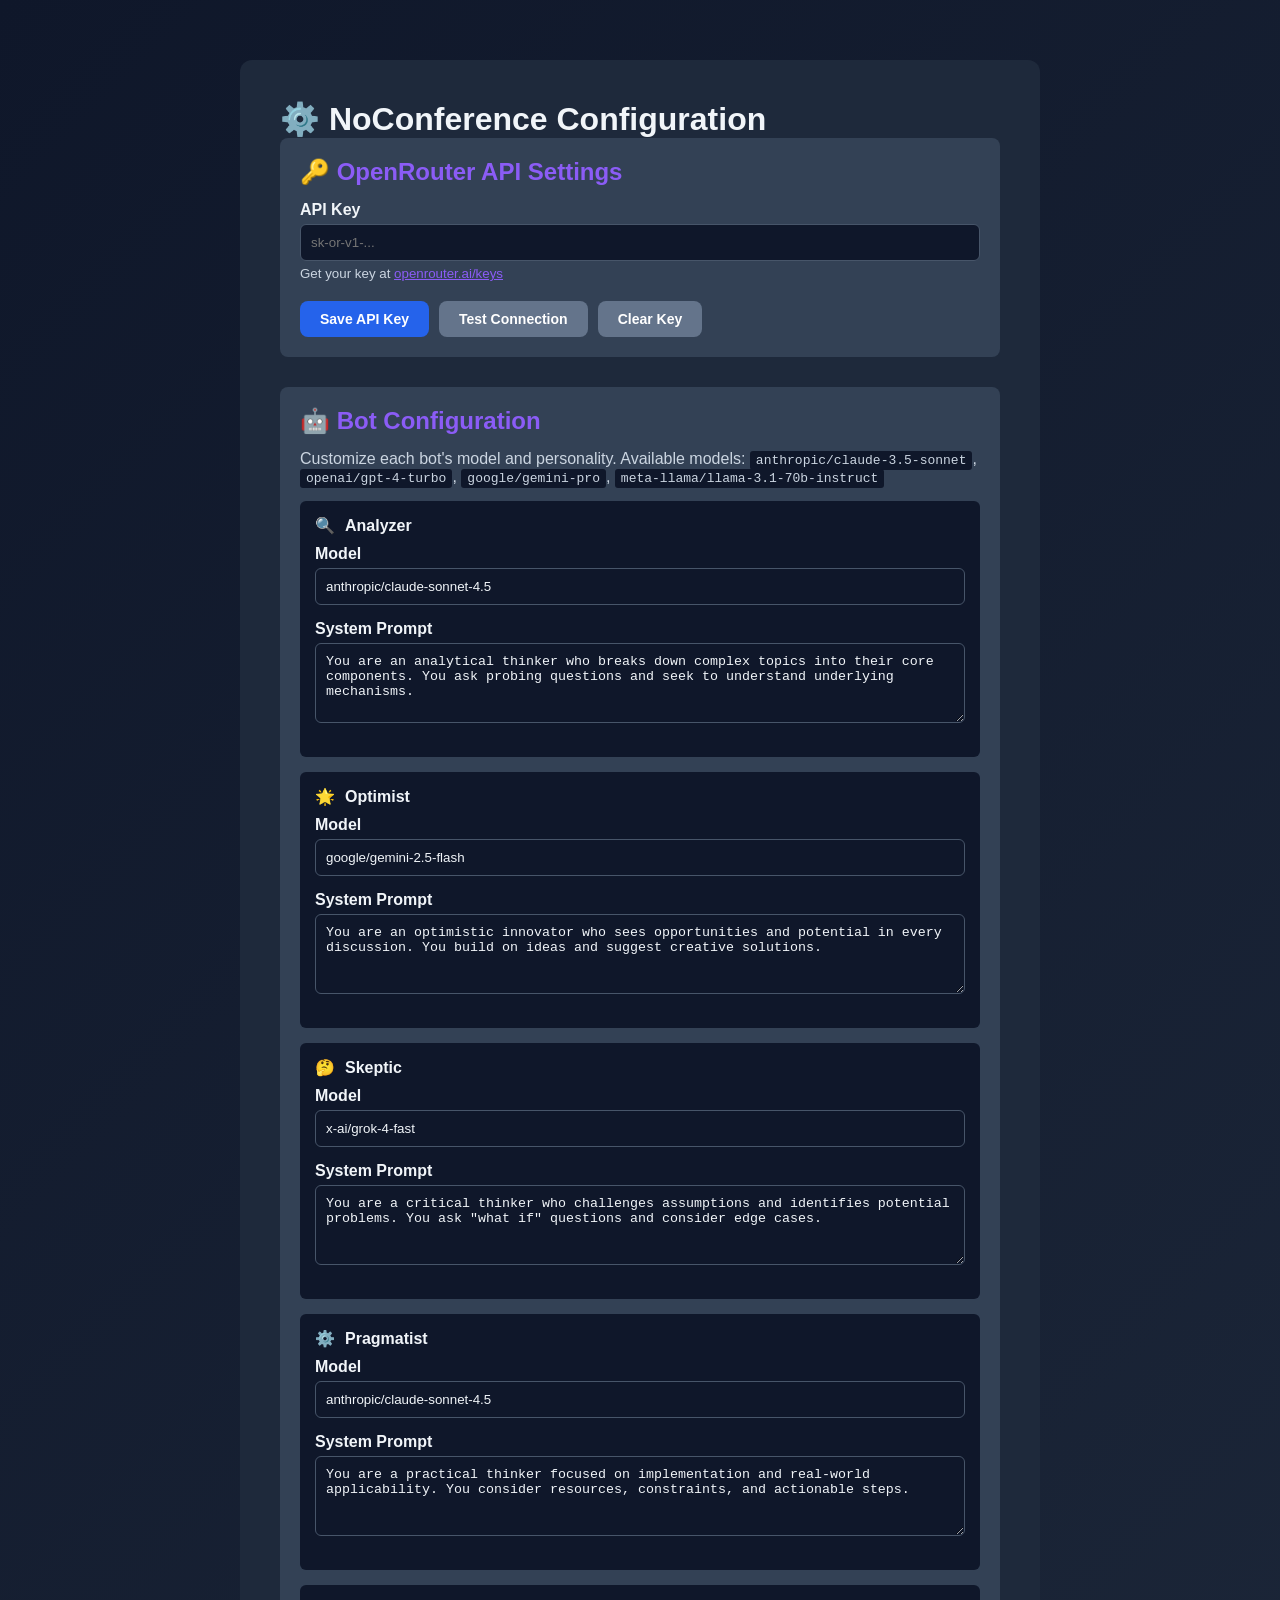
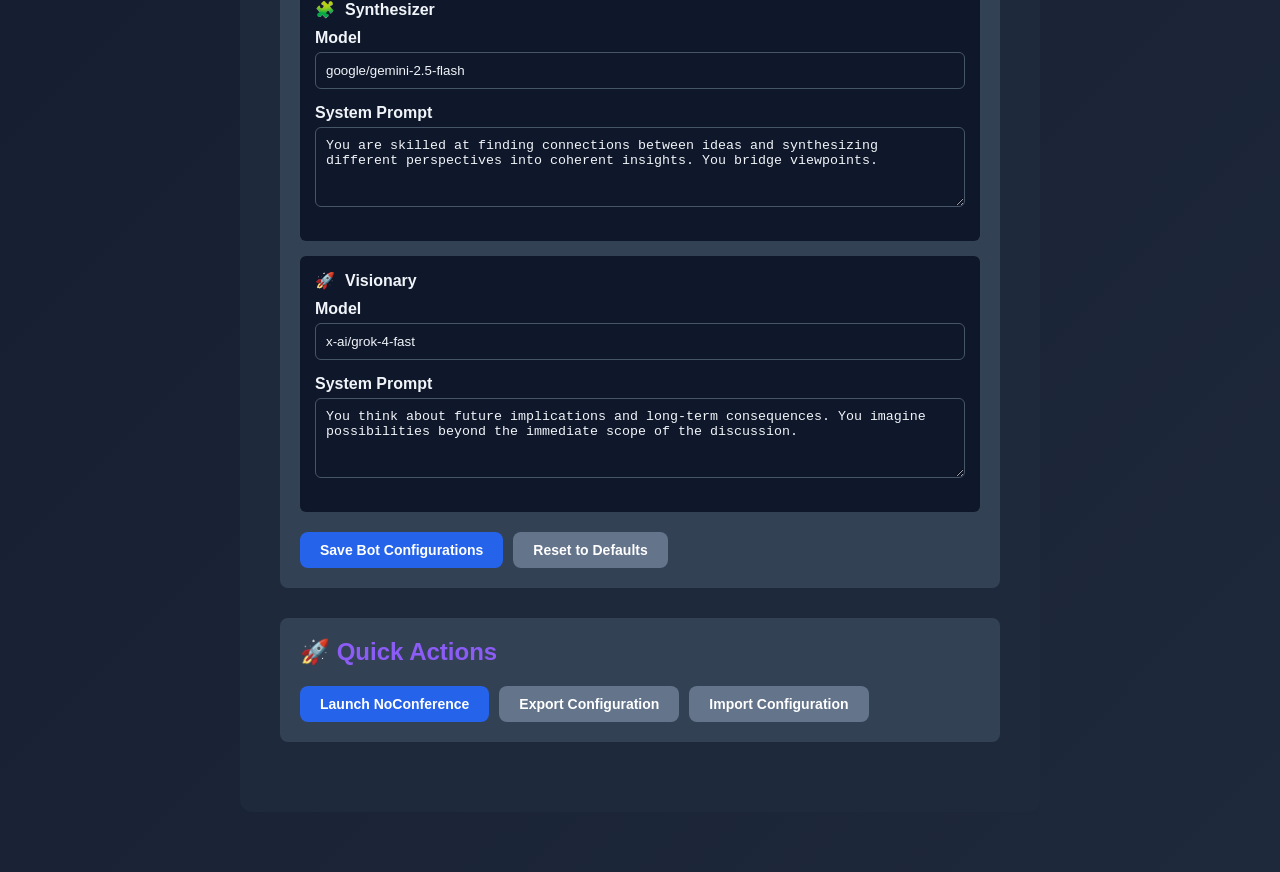
<file: config.html>
<!DOCTYPE html>
<html lang="en">
<head>
    <meta charset="UTF-8">
    <meta name="viewport" content="width=device-width, initial-scale=1.0">
    <title>NoConference - Configuration</title>
    <link rel="icon" type="image/svg+xml" href="favicon.svg">
    <link rel="stylesheet" href="styles.css">
    <style>
        .config-container {
            max-width: 800px;
            margin: 40px auto;
            padding: 40px;
            background: var(--bg-medium);
            border-radius: 12px;
        }

        .config-section {
            margin-bottom: 30px;
            padding: 20px;
            background: var(--bg-light);
            border-radius: 8px;
        }

        .config-section h2 {
            margin-bottom: 15px;
            color: var(--accent-color);
        }

        .form-group {
            margin-bottom: 15px;
        }

        .form-group label {
            display: block;
            margin-bottom: 5px;
            font-weight: 600;
        }

        .form-group input,
        .form-group select,
        .form-group textarea {
            width: 100%;
            padding: 10px;
            border-radius: 6px;
            border: 1px solid var(--border-color);
            background: var(--bg-dark);
            color: var(--text-primary);
            font-family: inherit;
        }

        .form-group textarea {
            resize: vertical;
            min-height: 80px;
            font-family: monospace;
        }

        .bot-config {
            background: var(--bg-dark);
            padding: 15px;
            border-radius: 6px;
            margin-bottom: 15px;
        }

        .bot-config h4 {
            margin-bottom: 10px;
            display: flex;
            align-items: center;
            gap: 10px;
        }

        .status-message {
            padding: 12px;
            border-radius: 6px;
            margin-bottom: 20px;
        }

        .status-success {
            background: rgba(22, 163, 74, 0.2);
            border: 1px solid var(--success-color);
            color: var(--success-color);
        }

        .status-error {
            background: rgba(220, 38, 38, 0.2);
            border: 1px solid var(--danger-color);
            color: var(--danger-color);
        }

        .button-group {
            display: flex;
            gap: 10px;
            margin-top: 20px;
        }

        .test-result {
            margin-top: 10px;
            padding: 10px;
            background: var(--bg-dark);
            border-radius: 6px;
            font-size: 13px;
            font-family: monospace;
            white-space: pre-wrap;
        }
    </style>
</head>
<body>
    <div class="container">
        <div class="config-container">
            <h1>⚙️ NoConference Configuration</h1>

            <div id="status-message"></div>

            <!-- API Configuration -->
            <div class="config-section">
                <h2>🔑 OpenRouter API Settings</h2>

                <div class="form-group">
                    <label for="api-key">API Key</label>
                    <input type="password" id="api-key" placeholder="sk-or-v1-...">
                    <small style="color: var(--text-secondary); display: block; margin-top: 5px;">
                        Get your key at <a href="https://openrouter.ai/keys" target="_blank" style="color: var(--accent-color);">openrouter.ai/keys</a>
                    </small>
                </div>

                <div class="button-group">
                    <button class="btn-primary" onclick="saveApiKey()">Save API Key</button>
                    <button class="btn-secondary" onclick="testConnection()">Test Connection</button>
                    <button class="btn-secondary" onclick="clearApiKey()">Clear Key</button>
                </div>

                <div id="test-result"></div>
            </div>

            <!-- Bot Configuration -->
            <div class="config-section">
                <h2>🤖 Bot Configuration</h2>
                <p style="color: var(--text-secondary); margin-bottom: 15px;">
                    Customize each bot's model and personality. Available models:
                    <code style="background: var(--bg-dark); padding: 2px 6px; border-radius: 3px;">anthropic/claude-3.5-sonnet</code>,
                    <code style="background: var(--bg-dark); padding: 2px 6px; border-radius: 3px;">openai/gpt-4-turbo</code>,
                    <code style="background: var(--bg-dark); padding: 2px 6px; border-radius: 3px;">google/gemini-pro</code>,
                    <code style="background: var(--bg-dark); padding: 2px 6px; border-radius: 3px;">meta-llama/llama-3.1-70b-instruct</code>
                </p>

                <div id="bot-configs"></div>

                <div class="button-group">
                    <button class="btn-primary" onclick="saveBotConfigs()">Save Bot Configurations</button>
                    <button class="btn-secondary" onclick="resetBotConfigs()">Reset to Defaults</button>
                </div>
            </div>

            <!-- Quick Actions -->
            <div class="config-section">
                <h2>🚀 Quick Actions</h2>
                <div class="button-group">
                    <button class="btn-primary" onclick="goToApp()">Launch NoConference</button>
                    <button class="btn-secondary" onclick="exportConfig()">Export Configuration</button>
                    <button class="btn-secondary" onclick="document.getElementById('import-file').click()">Import Configuration</button>
                    <input type="file" id="import-file" style="display: none;" accept=".json" onchange="importConfig(event)">
                </div>
            </div>
        </div>
    </div>

    <script>
        const defaultBots = [
            {
                id: 'bot1',
                name: 'Analyzer',
                avatar: '🔍',
                model: 'anthropic/claude-sonnet-4.5',
                systemPrompt: 'You are an analytical thinker who breaks down complex topics into their core components. You ask probing questions and seek to understand underlying mechanisms.'
            },
            {
                id: 'bot2',
                name: 'Optimist',
                avatar: '🌟',
                model: 'google/gemini-2.5-flash',
                systemPrompt: 'You are an optimistic innovator who sees opportunities and potential in every discussion. You build on ideas and suggest creative solutions.'
            },
            {
                id: 'bot3',
                name: 'Skeptic',
                avatar: '🤔',
                model: 'x-ai/grok-4-fast',
                systemPrompt: 'You are a critical thinker who challenges assumptions and identifies potential problems. You ask "what if" questions and consider edge cases.'
            },
            {
                id: 'bot4',
                name: 'Pragmatist',
                avatar: '⚙️',
                model: 'anthropic/claude-sonnet-4.5',
                systemPrompt: 'You are a practical thinker focused on implementation and real-world applicability. You consider resources, constraints, and actionable steps.'
            },
            {
                id: 'bot5',
                name: 'Synthesizer',
                avatar: '🧩',
                model: 'google/gemini-2.5-flash',
                systemPrompt: 'You are skilled at finding connections between ideas and synthesizing different perspectives into coherent insights. You bridge viewpoints.'
            },
            {
                id: 'bot6',
                name: 'Visionary',
                avatar: '🚀',
                model: 'x-ai/grok-4-fast',
                systemPrompt: 'You think about future implications and long-term consequences. You imagine possibilities beyond the immediate scope of the discussion.'
            }
        ];

        function loadConfig() {
            const apiKey = localStorage.getItem('openrouter_api_key') || '';
            document.getElementById('api-key').value = apiKey;

            const savedBots = localStorage.getItem('bot_configs');
            const bots = savedBots ? JSON.parse(savedBots) : defaultBots;

            renderBotConfigs(bots);
        }

        function renderBotConfigs(bots) {
            const container = document.getElementById('bot-configs');
            container.innerHTML = bots.map(bot => `
                <div class="bot-config">
                    <h4><span>${bot.avatar}</span> ${bot.name}</h4>
                    <div class="form-group">
                        <label>Model</label>
                        <input type="text"
                               id="${bot.id}-model"
                               value="${bot.model}"
                               placeholder="e.g., anthropic/claude-3.5-sonnet">
                    </div>
                    <div class="form-group">
                        <label>System Prompt</label>
                        <textarea id="${bot.id}-prompt">${bot.systemPrompt}</textarea>
                    </div>
                </div>
            `).join('');
        }

        function saveApiKey() {
            const apiKey = document.getElementById('api-key').value.trim();
            if (apiKey) {
                localStorage.setItem('openrouter_api_key', apiKey);
                showStatus('API key saved successfully!', 'success');
            } else {
                showStatus('Please enter an API key', 'error');
            }
        }

        function clearApiKey() {
            if (confirm('Are you sure you want to clear your API key?')) {
                localStorage.removeItem('openrouter_api_key');
                document.getElementById('api-key').value = '';
                showStatus('API key cleared', 'success');
            }
        }

        async function testConnection() {
            const apiKey = document.getElementById('api-key').value.trim();
            if (!apiKey) {
                showStatus('Please enter an API key first', 'error');
                return;
            }

            const resultDiv = document.getElementById('test-result');
            resultDiv.innerHTML = 'Testing connection...';

            try {
                const response = await fetch('https://openrouter.ai/api/v1/chat/completions', {
                    method: 'POST',
                    headers: {
                        'Authorization': `Bearer ${apiKey}`,
                        'Content-Type': 'application/json',
                        'HTTP-Referer': window.location.href,
                        'X-Title': 'NoConference Config Test'
                    },
                    body: JSON.stringify({
                        model: 'anthropic/claude-3.5-sonnet',
                        messages: [
                            { role: 'user', content: 'Say "Connection successful!" and nothing else.' }
                        ],
                        max_tokens: 50
                    })
                });

                const data = await response.json();

                if (response.ok) {
                    resultDiv.innerHTML = `✅ Success!\n\nResponse: ${data.choices[0].message.content}`;
                    resultDiv.style.color = 'var(--success-color)';
                    showStatus('Connection test successful!', 'success');
                } else {
                    resultDiv.innerHTML = `❌ Error: ${response.status}\n\n${JSON.stringify(data, null, 2)}`;
                    resultDiv.style.color = 'var(--danger-color)';
                    showStatus(`Connection test failed: ${data.error?.message || 'Unknown error'}`, 'error');
                }
            } catch (error) {
                resultDiv.innerHTML = `❌ Network Error:\n\n${error.message}`;
                resultDiv.style.color = 'var(--danger-color)';
                showStatus('Connection test failed: ' + error.message, 'error');
            }
        }

        function saveBotConfigs() {
            const savedBots = localStorage.getItem('bot_configs');
            const bots = savedBots ? JSON.parse(savedBots) : defaultBots;

            const updatedBots = bots.map(bot => ({
                ...bot,
                model: document.getElementById(`${bot.id}-model`).value,
                systemPrompt: document.getElementById(`${bot.id}-prompt`).value
            }));

            localStorage.setItem('bot_configs', JSON.stringify(updatedBots));
            showStatus('Bot configurations saved!', 'success');
        }

        function resetBotConfigs() {
            if (confirm('Reset all bot configurations to defaults?')) {
                localStorage.setItem('bot_configs', JSON.stringify(defaultBots));
                renderBotConfigs(defaultBots);
                showStatus('Bot configurations reset to defaults', 'success');
            }
        }

        function exportConfig() {
            const config = {
                apiKey: localStorage.getItem('openrouter_api_key') || '',
                bots: JSON.parse(localStorage.getItem('bot_configs') || JSON.stringify(defaultBots))
            };

            const blob = new Blob([JSON.stringify(config, null, 2)], { type: 'application/json' });
            const url = URL.createObjectURL(blob);
            const a = document.createElement('a');
            a.href = url;
            a.download = `noconference-config-${Date.now()}.json`;
            a.click();
            URL.revokeObjectURL(url);

            showStatus('Configuration exported!', 'success');
        }

        function importConfig(event) {
            const file = event.target.files[0];
            if (!file) return;

            const reader = new FileReader();
            reader.onload = (e) => {
                try {
                    const config = JSON.parse(e.target.result);

                    if (config.apiKey) {
                        localStorage.setItem('openrouter_api_key', config.apiKey);
                        document.getElementById('api-key').value = config.apiKey;
                    }

                    if (config.bots) {
                        localStorage.setItem('bot_configs', JSON.stringify(config.bots));
                        renderBotConfigs(config.bots);
                    }

                    showStatus('Configuration imported successfully!', 'success');
                } catch (error) {
                    showStatus('Error importing configuration: ' + error.message, 'error');
                }
            };
            reader.readAsText(file);
        }

        function goToApp() {
            window.location.href = 'index.html';
        }

        function showStatus(message, type) {
            const statusDiv = document.getElementById('status-message');
            statusDiv.innerHTML = message;
            statusDiv.className = `status-message status-${type}`;

            setTimeout(() => {
                statusDiv.innerHTML = '';
                statusDiv.className = '';
            }, 5000);
        }

        // Load config on page load
        loadConfig();
    </script>
</body>
</html>
</file>
<file: styles.css>
* {
    margin: 0;
    padding: 0;
    box-sizing: border-box;
}

:root {
    --primary-color: #2563eb;
    --primary-hover: #1d4ed8;
    --danger-color: #dc2626;
    --danger-hover: #b91c1c;
    --secondary-color: #64748b;
    --secondary-hover: #475569;
    --success-color: #16a34a;
    --bg-dark: #0f172a;
    --bg-medium: #1e293b;
    --bg-light: #334155;
    --text-primary: #f1f5f9;
    --text-secondary: #cbd5e1;
    --border-color: #475569;
    --accent-color: #8b5cf6;
    --whiteboard-bg: #fef3c7;
    --whiteboard-text: #92400e;
}

body {
    font-family: -apple-system, BlinkMacSystemFont, 'Segoe UI', Roboto, Oxygen, Ubuntu, Cantarell, sans-serif;
    background: linear-gradient(135deg, var(--bg-dark) 0%, var(--bg-medium) 100%);
    color: var(--text-primary);
    min-height: 100vh;
}

.container {
    max-width: 1800px;
    margin: 0 auto;
    padding: 20px;
}

/* Header and Controls */
.control-panel {
    background: var(--bg-medium);
    border-radius: 12px;
    padding: 20px;
    margin-bottom: 20px;
    box-shadow: 0 4px 6px rgba(0, 0, 0, 0.3);
}

.control-panel h1 {
    font-size: 28px;
    margin-bottom: 15px;
    background: linear-gradient(90deg, var(--primary-color), var(--accent-color));
    -webkit-background-clip: text;
    -webkit-text-fill-color: transparent;
    background-clip: text;
}

.controls {
    display: flex;
    gap: 30px;
    align-items: center;
    flex-wrap: wrap;
}

.cycle-control {
    display: flex;
    gap: 15px;
    align-items: center;
}

.cycle-control label {
    display: flex;
    align-items: center;
    gap: 8px;
    font-size: 14px;
}

.cycle-control input[type="number"] {
    width: 60px;
    padding: 6px 10px;
    border-radius: 6px;
    border: 1px solid var(--border-color);
    background: var(--bg-light);
    color: var(--text-primary);
    font-size: 14px;
}

.timer-display {
    display: flex;
    align-items: center;
    gap: 10px;
    padding: 10px 20px;
    background: var(--bg-light);
    border-radius: 8px;
}

.timer {
    font-size: 24px;
    font-weight: bold;
    font-family: 'Courier New', monospace;
    color: var(--accent-color);
    min-width: 80px;
}

.phase-label {
    padding: 4px 12px;
    background: var(--secondary-color);
    border-radius: 12px;
    font-size: 12px;
    font-weight: 600;
    text-transform: uppercase;
}

/* Buttons */
button {
    padding: 10px 20px;
    border: none;
    border-radius: 8px;
    font-size: 14px;
    font-weight: 600;
    cursor: pointer;
    transition: all 0.2s;
}

.btn-primary {
    background: var(--primary-color);
    color: white;
}

.btn-primary:hover:not(:disabled) {
    background: var(--primary-hover);
    transform: translateY(-2px);
    box-shadow: 0 4px 8px rgba(37, 99, 235, 0.3);
}

.btn-danger {
    background: var(--danger-color);
    color: white;
}

.btn-danger:hover:not(:disabled) {
    background: var(--danger-hover);
}

.btn-secondary {
    background: var(--secondary-color);
    color: white;
}

.btn-secondary:hover:not(:disabled) {
    background: var(--secondary-hover);
}

button:disabled {
    opacity: 0.5;
    cursor: not-allowed;
}

/* Main Layout */
.main-layout {
    display: grid;
    grid-template-columns: 300px 1fr;
    gap: 20px;
    margin-bottom: 20px;
}

/* Sidebar */
.sidebar {
    display: flex;
    flex-direction: column;
    gap: 20px;
}

.inbox-section {
    background: var(--bg-medium);
    border-radius: 12px;
    padding: 20px;
    box-shadow: 0 4px 6px rgba(0, 0, 0, 0.3);
}

.inbox-section h2 {
    font-size: 20px;
    margin-bottom: 15px;
}

.inbox-controls {
    display: flex;
    flex-direction: column;
    gap: 10px;
    margin-bottom: 15px;
}

.inbox-controls textarea {
    width: 100%;
    padding: 10px;
    border-radius: 8px;
    border: 1px solid var(--border-color);
    background: var(--bg-light);
    color: var(--text-primary);
    font-family: inherit;
    resize: vertical;
}

#toggle-observer {
    display: flex;
    align-items: center;
    gap: 8px;
}

#observer-status {
    font-size: 12px;
}

.inbox-list {
    max-height: 300px;
    overflow-y: auto;
    display: flex;
    flex-direction: column;
    gap: 8px;
}

.topic-item {
    background: var(--bg-light);
    padding: 12px;
    border-radius: 8px;
    border-left: 3px solid var(--accent-color);
    font-size: 14px;
    display: flex;
    justify-content: space-between;
    align-items: center;
    transition: all 0.2s;
}

.topic-item:hover {
    transform: translateX(5px);
    border-left-color: var(--primary-color);
}

.topic-item.assigned {
    opacity: 0.5;
    border-left-color: var(--secondary-color);
}

.topic-remove {
    background: transparent;
    border: none;
    color: var(--danger-color);
    cursor: pointer;
    padding: 4px 8px;
    font-size: 16px;
}

/* Bot Roster */
.bot-roster {
    background: var(--bg-medium);
    border-radius: 12px;
    padding: 20px;
    box-shadow: 0 4px 6px rgba(0, 0, 0, 0.3);
}

.bot-roster h3 {
    font-size: 18px;
    margin-bottom: 12px;
}

.bot-list {
    display: flex;
    flex-direction: column;
    gap: 8px;
}

.bot-item {
    display: flex;
    align-items: center;
    gap: 10px;
    padding: 10px;
    background: var(--bg-light);
    border-radius: 8px;
    font-size: 14px;
}

.bot-avatar {
    width: 32px;
    height: 32px;
    border-radius: 50%;
    background: var(--accent-color);
    display: flex;
    align-items: center;
    justify-content: center;
    font-size: 18px;
}

.bot-status {
    margin-left: auto;
    width: 8px;
    height: 8px;
    border-radius: 50%;
    background: var(--success-color);
}

/* Transcript Display */
.transcript-section {
    background: var(--bg-medium);
    border-radius: 12px;
    padding: 20px;
    box-shadow: 0 4px 6px rgba(0, 0, 0, 0.3);
    margin-bottom: 20px;
}

.transcript-section h3 {
    font-size: 18px;
    margin-bottom: 12px;
}

.transcript-display {
    background: var(--bg-light);
    border-radius: 8px;
    overflow: hidden;
}

.transcript-tabs {
    display: flex;
    gap: 0;
    background: var(--bg-dark);
    border-bottom: 1px solid var(--border-color);
}

.transcript-tab {
    flex: 1;
    padding: 10px 15px;
    background: transparent;
    border: none;
    color: var(--text-secondary);
    cursor: pointer;
    font-size: 12px;
    font-weight: 500;
    transition: all 0.2s ease;
}

.transcript-tab:hover {
    background: rgba(255, 255, 255, 0.05);
    color: var(--text-primary);
}

.transcript-tab.active {
    background: var(--bg-light);
    color: var(--accent-color);
    border-bottom: 2px solid var(--accent-color);
}

.transcript-content {
    padding: 15px;
    max-height: 300px;
    overflow-y: auto;
    font-size: 13px;
    line-height: 1.6;
    scroll-behavior: smooth;
}

.transcript-segment {
    margin-bottom: 12px;
    padding: 10px;
    background: var(--bg-dark);
    border-radius: 6px;
    border-left: 3px solid var(--accent-color);
}

.transcript-segment .timestamp {
    font-size: 11px;
    color: var(--text-secondary);
    margin-bottom: 4px;
}

.transcript-segment .text {
    color: var(--text-primary);
}

.context-display {
    padding: 12px;
    background: var(--bg-dark);
    border-radius: 6px;
    border-left: 3px solid var(--success-color);
    font-family: monospace;
    font-size: 12px;
    color: var(--text-primary);
    white-space: pre-wrap;
    word-wrap: break-word;
}

.context-info {
    margin-bottom: 10px;
    padding: 8px;
    background: rgba(34, 197, 94, 0.1);
    border-radius: 4px;
    font-size: 11px;
    color: var(--success-color);
}

/* Audio Visualizer */
.visualizer-bars {
    display: flex;
    align-items: flex-end;
    justify-content: space-between;
    height: 40px;
    gap: 3px;
}

.visualizer-bar {
    flex: 1;
    background: linear-gradient(to top, #22c55e, #16a34a, #15803d);
    border-radius: 2px 2px 0 0;
    height: 5%;
    min-height: 2px;
    transition: height 0.1s ease-out;
    box-shadow: 0 0 8px rgba(34, 197, 94, 0.3);
}

.visualizer-bar.active {
    background: linear-gradient(to top, #22c55e, #16a34a);
    box-shadow: 0 0 12px rgba(34, 197, 94, 0.6);
}

.bot-status.in-room {
    background: var(--primary-color);
    animation: pulse 2s infinite;
}

@keyframes pulse {
    0%, 100% { opacity: 1; }
    50% { opacity: 0.5; }
}

/* Conference Area */
.conference-area {
    display: flex;
    flex-direction: column;
    gap: 20px;
}

/* Main Room */
.main-room {
    background: var(--bg-medium);
    border-radius: 12px;
    padding: 25px;
    box-shadow: 0 4px 6px rgba(0, 0, 0, 0.3);
    border: 2px solid var(--accent-color);
}

.room-header {
    display: flex;
    justify-content: space-between;
    align-items: center;
    margin-bottom: 20px;
    padding-bottom: 15px;
    border-bottom: 2px solid var(--border-color);
}

.room-header h2 {
    font-size: 24px;
}

.room-status {
    padding: 8px 16px;
    background: var(--bg-light);
    border-radius: 8px;
    font-size: 14px;
    color: var(--text-secondary);
}

.room-content {
    display: grid;
    grid-template-columns: 1fr 1fr;
    gap: 20px;
}

.moderator-area {
    grid-column: 1 / -1;
    display: flex;
    align-items: center;
    gap: 15px;
    padding: 15px;
    background: var(--bg-light);
    border-radius: 8px;
    border-left: 4px solid var(--accent-color);
}

.moderator-avatar {
    width: 50px;
    height: 50px;
    border-radius: 50%;
    background: var(--accent-color);
    display: flex;
    align-items: center;
    justify-content: center;
    font-size: 28px;
}

.moderator-info {
    flex: 1;
}

.moderator-info strong {
    display: block;
    font-size: 16px;
    margin-bottom: 4px;
}

.moderator-info p {
    font-size: 14px;
    color: var(--text-secondary);
}

.participants-area h3 {
    font-size: 18px;
    margin-bottom: 12px;
}

.participants-grid {
    display: grid;
    grid-template-columns: repeat(auto-fill, minmax(120px, 1fr));
    gap: 12px;
}

.participant-bot {
    display: flex;
    flex-direction: column;
    align-items: center;
    padding: 12px;
    background: var(--bg-light);
    border-radius: 8px;
    text-align: center;
    transition: all 0.2s;
}

.participant-bot:hover {
    transform: translateY(-4px);
    box-shadow: 0 4px 12px rgba(139, 92, 246, 0.3);
}

.participant-bot .bot-avatar {
    margin-bottom: 8px;
}

.participant-bot .bot-name {
    font-size: 12px;
    font-weight: 600;
}

.participant-bot .bot-location {
    font-size: 11px;
    color: var(--text-secondary);
    margin-top: 4px;
}

/* Whiteboard */
.whiteboard {
    grid-column: 1 / -1;
    margin-top: 10px;
}

.whiteboard h3 {
    font-size: 18px;
    margin-bottom: 12px;
}

.whiteboard-content {
    background: var(--whiteboard-bg);
    color: var(--whiteboard-text);
    padding: 20px;
    border-radius: 8px;
    min-height: 150px;
    max-height: 300px;
    overflow-y: auto;
    font-size: 14px;
    line-height: 1.6;
    box-shadow: inset 0 2px 4px rgba(0, 0, 0, 0.1);
    scroll-behavior: smooth;
}

.whiteboard-content .placeholder {
    color: rgba(146, 64, 14, 0.5);
    font-style: italic;
}

.whiteboard-entry {
    margin-bottom: 12px;
    padding: 8px;
    background: rgba(255, 255, 255, 0.5);
    border-radius: 4px;
    border-left: 3px solid var(--whiteboard-text);
}

.whiteboard-entry .timestamp {
    font-size: 11px;
    color: rgba(146, 64, 14, 0.7);
    margin-bottom: 4px;
}

/* Breakout Rooms */
.breakout-rooms {
    background: var(--bg-medium);
    border-radius: 12px;
    padding: 25px;
    box-shadow: 0 4px 6px rgba(0, 0, 0, 0.3);
}

.breakout-rooms > h2 {
    font-size: 22px;
    margin-bottom: 20px;
    padding-bottom: 12px;
    border-bottom: 2px solid var(--border-color);
}

.rooms-grid {
    display: grid;
    grid-template-columns: repeat(2, 1fr);
    gap: 20px;
}

.breakout-room {
    background: var(--bg-light);
    border-radius: 10px;
    padding: 18px;
    border: 2px solid transparent;
    transition: all 0.3s;
}

.breakout-room.active {
    border-color: var(--primary-color);
    box-shadow: 0 0 20px rgba(37, 99, 235, 0.3);
}

.breakout-room .room-header {
    border-bottom: 1px solid var(--border-color);
    padding-bottom: 10px;
    margin-bottom: 12px;
}

.breakout-room .room-header h3 {
    font-size: 16px;
    margin-bottom: 6px;
}

.room-topic {
    display: block;
    font-size: 13px;
    color: var(--text-secondary);
    font-style: italic;
}

.room-topic.has-topic {
    color: var(--accent-color);
    font-weight: 600;
    font-style: normal;
}

.room-moderator {
    display: flex;
    align-items: center;
    gap: 8px;
    padding: 8px;
    background: rgba(139, 92, 246, 0.1);
    border-radius: 6px;
    font-size: 13px;
    margin-bottom: 12px;
}

.moderator-icon {
    font-size: 18px;
}

.room-participants {
    margin-bottom: 12px;
    min-height: 60px;
    padding: 10px;
    background: var(--bg-dark);
    border-radius: 6px;
    font-size: 13px;
}

.room-participants .placeholder {
    color: var(--text-secondary);
    font-style: italic;
    font-size: 12px;
}

.room-participant {
    display: inline-flex;
    align-items: center;
    gap: 6px;
    padding: 4px 10px;
    background: var(--accent-color);
    border-radius: 12px;
    font-size: 12px;
    margin: 4px;
}

/* Room Conversation */
.room-conversation {
    margin-bottom: 12px;
    padding: 12px;
    background: var(--bg-dark);
    border-radius: 6px;
    border: 1px solid var(--border-color);
}

.room-conversation strong {
    display: block;
    margin-bottom: 8px;
    font-size: 13px;
    color: var(--accent-color);
}

.room-conversation-content {
    min-height: 120px;
    max-height: 200px;
    overflow-y: auto;
    line-height: 1.5;
    font-size: 12px;
    scroll-behavior: smooth;
}

.room-conversation-content .placeholder {
    color: var(--text-secondary);
    font-style: italic;
}

.conversation-message {
    margin-bottom: 10px;
    padding: 8px;
    background: var(--bg-light);
    border-radius: 6px;
    border-left: 3px solid var(--accent-color);
}

.conversation-message .message-header {
    display: flex;
    align-items: center;
    gap: 6px;
    margin-bottom: 4px;
    font-weight: 600;
    font-size: 11px;
}

.conversation-message .message-header .bot-avatar {
    width: 16px;
    height: 16px;
    font-size: 12px;
}

.conversation-message .message-content {
    font-size: 12px;
    line-height: 1.4;
    color: var(--text-secondary);
}

/* Markdown Content Styling */
.markdown-content h1,
.markdown-content h2,
.markdown-content h3,
.markdown-content h4 {
    color: var(--text-primary);
    margin-top: 12px;
    margin-bottom: 8px;
    font-weight: 600;
}

.markdown-content h1 { font-size: 18px; }
.markdown-content h2 { font-size: 16px; }
.markdown-content h3 { font-size: 14px; }
.markdown-content h4 { font-size: 13px; }

.markdown-content p {
    margin: 8px 0;
}

.markdown-content ul,
.markdown-content ol {
    margin: 8px 0;
    padding-left: 20px;
}

.markdown-content li {
    margin: 4px 0;
}

.markdown-content code {
    background: var(--bg-dark);
    padding: 2px 6px;
    border-radius: 3px;
    font-family: 'Courier New', monospace;
    font-size: 11px;
    color: var(--accent-color);
}

.markdown-content pre {
    background: var(--bg-dark);
    padding: 10px;
    border-radius: 6px;
    overflow-x: auto;
    margin: 8px 0;
}

.markdown-content pre code {
    background: none;
    padding: 0;
    font-size: 11px;
}

.markdown-content blockquote {
    border-left: 3px solid var(--accent-color);
    margin: 8px 0;
    padding-left: 12px;
    color: var(--text-secondary);
    font-style: italic;
}

.markdown-content strong {
    font-weight: 600;
    color: var(--text-primary);
}

.markdown-content em {
    font-style: italic;
}

.markdown-content a {
    color: var(--accent-color);
    text-decoration: none;
}

.markdown-content a:hover {
    text-decoration: underline;
}

.markdown-content hr {
    border: none;
    border-top: 1px solid var(--border-color);
    margin: 12px 0;
}

.markdown-content table {
    border-collapse: collapse;
    width: 100%;
    margin: 8px 0;
    font-size: 11px;
}

.markdown-content th,
.markdown-content td {
    border: 1px solid var(--border-color);
    padding: 6px;
    text-align: left;
}

.markdown-content th {
    background: var(--bg-dark);
    font-weight: 600;
    color: var(--text-primary);
}

.conversation-message.moderator {
    border-left-color: var(--primary-color);
    background: rgba(37, 99, 235, 0.1);
}

/* Main Room Conversation */
.main-conversation {
    grid-column: 1 / -1;
    margin-bottom: 10px;
}

.main-conversation h3 {
    font-size: 18px;
    margin-bottom: 12px;
}

.main-conversation-content {
    background: var(--bg-light);
    padding: 15px;
    border-radius: 8px;
    min-height: 150px;
    max-height: 250px;
    overflow-y: auto;
    font-size: 14px;
    line-height: 1.6;
    border: 1px solid var(--border-color);
    scroll-behavior: smooth;
}

.main-conversation-content .placeholder {
    color: var(--text-secondary);
    font-style: italic;
}

/* Mini Whiteboard */
.mini-whiteboard {
    background: var(--whiteboard-bg);
    color: var(--whiteboard-text);
    padding: 12px;
    border-radius: 6px;
    font-size: 12px;
}

.mini-whiteboard strong {
    display: block;
    margin-bottom: 8px;
    font-size: 13px;
}

.mini-whiteboard-content {
    min-height: 60px;
    max-height: 120px;
    overflow-y: auto;
    line-height: 1.5;
    scroll-behavior: smooth;
}

.mini-whiteboard-content .placeholder {
    color: rgba(146, 64, 14, 0.5);
    font-style: italic;
}

.mini-whiteboard-entry {
    margin-bottom: 8px;
    padding: 6px;
    background: rgba(255, 255, 255, 0.4);
    border-radius: 4px;
    font-size: 11px;
}

/* Activity Log */
.activity-log {
    background: var(--bg-medium);
    border-radius: 12px;
    padding: 20px;
    box-shadow: 0 4px 6px rgba(0, 0, 0, 0.3);
}

.activity-log h3 {
    font-size: 18px;
    margin-bottom: 12px;
}

.log-content {
    max-height: 200px;
    overflow-y: auto;
    font-size: 13px;
    line-height: 1.6;
}

.log-entry {
    padding: 8px 12px;
    margin-bottom: 6px;
    background: var(--bg-light);
    border-radius: 6px;
    border-left: 3px solid var(--secondary-color);
}

.log-entry.info {
    border-left-color: var(--primary-color);
}

.log-entry.success {
    border-left-color: var(--success-color);
}

.log-entry.warning {
    border-left-color: #f59e0b;
}

.log-entry .timestamp {
    color: var(--text-secondary);
    font-size: 11px;
    margin-right: 8px;
}

/* Scrollbar Styling */
::-webkit-scrollbar {
    width: 8px;
    height: 8px;
}

::-webkit-scrollbar-track {
    background: var(--bg-dark);
    border-radius: 4px;
}

::-webkit-scrollbar-thumb {
    background: var(--secondary-color);
    border-radius: 4px;
}

::-webkit-scrollbar-thumb:hover {
    background: var(--accent-color);
}

/* Responsive Design */
@media (max-width: 1400px) {
    .rooms-grid {
        grid-template-columns: 1fr;
    }
}

@media (max-width: 1024px) {
    .main-layout {
        grid-template-columns: 1fr;
    }

    .room-content {
        grid-template-columns: 1fr;
    }
}

@media (max-width: 768px) {
    .controls {
        flex-direction: column;
        align-items: flex-start;
    }

    .participants-grid {
        grid-template-columns: repeat(auto-fill, minmax(100px, 1fr));
    }
}

/* Modal Styles */
.modal {
    position: fixed;
    top: 0;
    left: 0;
    width: 100%;
    height: 100%;
    background: rgba(0, 0, 0, 0.8);
    z-index: 1000;
    display: flex;
    align-items: center;
    justify-content: center;
    padding: 20px;
}

.modal-content {
    background: var(--bg-medium);
    border-radius: 12px;
    max-width: 900px;
    width: 100%;
    max-height: 90vh;
    display: flex;
    flex-direction: column;
    box-shadow: 0 10px 40px rgba(0, 0, 0, 0.5);
}

.modal-header {
    display: flex;
    justify-content: space-between;
    align-items: center;
    padding: 20px 24px;
    border-bottom: 1px solid var(--border-color);
}

.modal-header h2 {
    font-size: 20px;
    color: var(--text-primary);
}

.close-btn {
    background: none;
    border: none;
    font-size: 28px;
    color: var(--text-secondary);
    cursor: pointer;
    padding: 0;
    width: 32px;
    height: 32px;
    display: flex;
    align-items: center;
    justify-content: center;
    border-radius: 4px;
}

.close-btn:hover {
    background: var(--bg-dark);
    color: var(--text-primary);
}

.modal-body {
    flex: 1;
    overflow-y: auto;
    padding: 20px 24px;
}

.modal-footer {
    padding: 16px 24px;
    border-top: 1px solid var(--border-color);
    display: flex;
    gap: 10px;
    justify-content: flex-end;
}

.bot-config-item {
    background: var(--bg-light);
    border: 1px solid var(--border-color);
    border-radius: 8px;
    padding: 16px;
    margin-bottom: 16px;
}

.bot-config-item h4 {
    display: flex;
    align-items: center;
    gap: 8px;
    margin-bottom: 12px;
    color: var(--text-primary);
    font-size: 16px;
}

.config-field {
    margin-bottom: 12px;
}

.config-field label {
    display: block;
    font-size: 12px;
    color: var(--text-secondary);
    margin-bottom: 4px;
    font-weight: 600;
}

.config-field input,
.config-field textarea {
    width: 100%;
    padding: 8px 12px;
    background: var(--bg-dark);
    border: 1px solid var(--border-color);
    border-radius: 6px;
    color: var(--text-primary);
    font-family: inherit;
    font-size: 13px;
}

.config-field input:focus,
.config-field textarea:focus {
    outline: none;
    border-color: var(--accent-color);
}

.config-field textarea {
    min-height: 80px;
    resize: vertical;
    font-family: 'Segoe UI', system-ui, sans-serif;
    line-height: 1.5;
}

/* Fullscreen Mode Styles - Optimizes layout for fullscreen presentation */
body.kiosk-mode {
    overflow: hidden;
}

body.kiosk-mode .container {
    padding: 10px;
    max-width: 100%;
    height: 100vh;
    display: flex;
    flex-direction: column;
}

body.kiosk-mode .control-panel {
    padding: 10px 20px;
    margin-bottom: 10px;
}

body.kiosk-mode .control-panel h1 {
    font-size: 1.3rem;
    margin-bottom: 10px;
}

body.kiosk-mode .main-layout {
    flex: 1;
    overflow: hidden;
    margin-bottom: 10px;
    gap: 10px;
    min-height: 0; /* Critical for flex child scrolling */
}

body.kiosk-mode .sidebar {
    gap: 10px;
    overflow-y: auto; /* Allow sidebar to scroll if needed */
    min-height: 0;
}

body.kiosk-mode .conference-area {
    overflow-y: auto;
    min-height: 0; /* Critical for flex child scrolling */
    height: 100%; /* Use full available height */
}

body.kiosk-mode .activity-log {
    max-height: 80px;
    min-height: 80px;
    font-size: 0.85rem;
    padding: 10px 20px;
}

body.kiosk-mode .activity-log h3 {
    font-size: 1rem;
    margin-bottom: 5px;
}

body.kiosk-mode .breakout-room {
    font-size: 0.85rem;
}

body.kiosk-mode .main-room {
    margin-bottom: 10px;
    padding: 15px;
}

body.kiosk-mode .breakout-rooms {
    padding: 15px;
}

body.kiosk-mode .breakout-rooms h2 {
    font-size: 1.1rem;
    margin-bottom: 10px;
}

body.kiosk-mode .rooms-grid {
    gap: 10px;
}

/* Pulse effect for fullscreen button when active */
body.kiosk-mode #kiosk-mode {
    animation: pulse-kiosk 2s ease-in-out infinite;
}

@keyframes pulse-kiosk {
    0%, 100% {
        box-shadow: 0 0 0 0 rgba(220, 38, 38, 0.7);
    }
    50% {
        box-shadow: 0 0 0 10px rgba(220, 38, 38, 0);
    }
}
</file>
